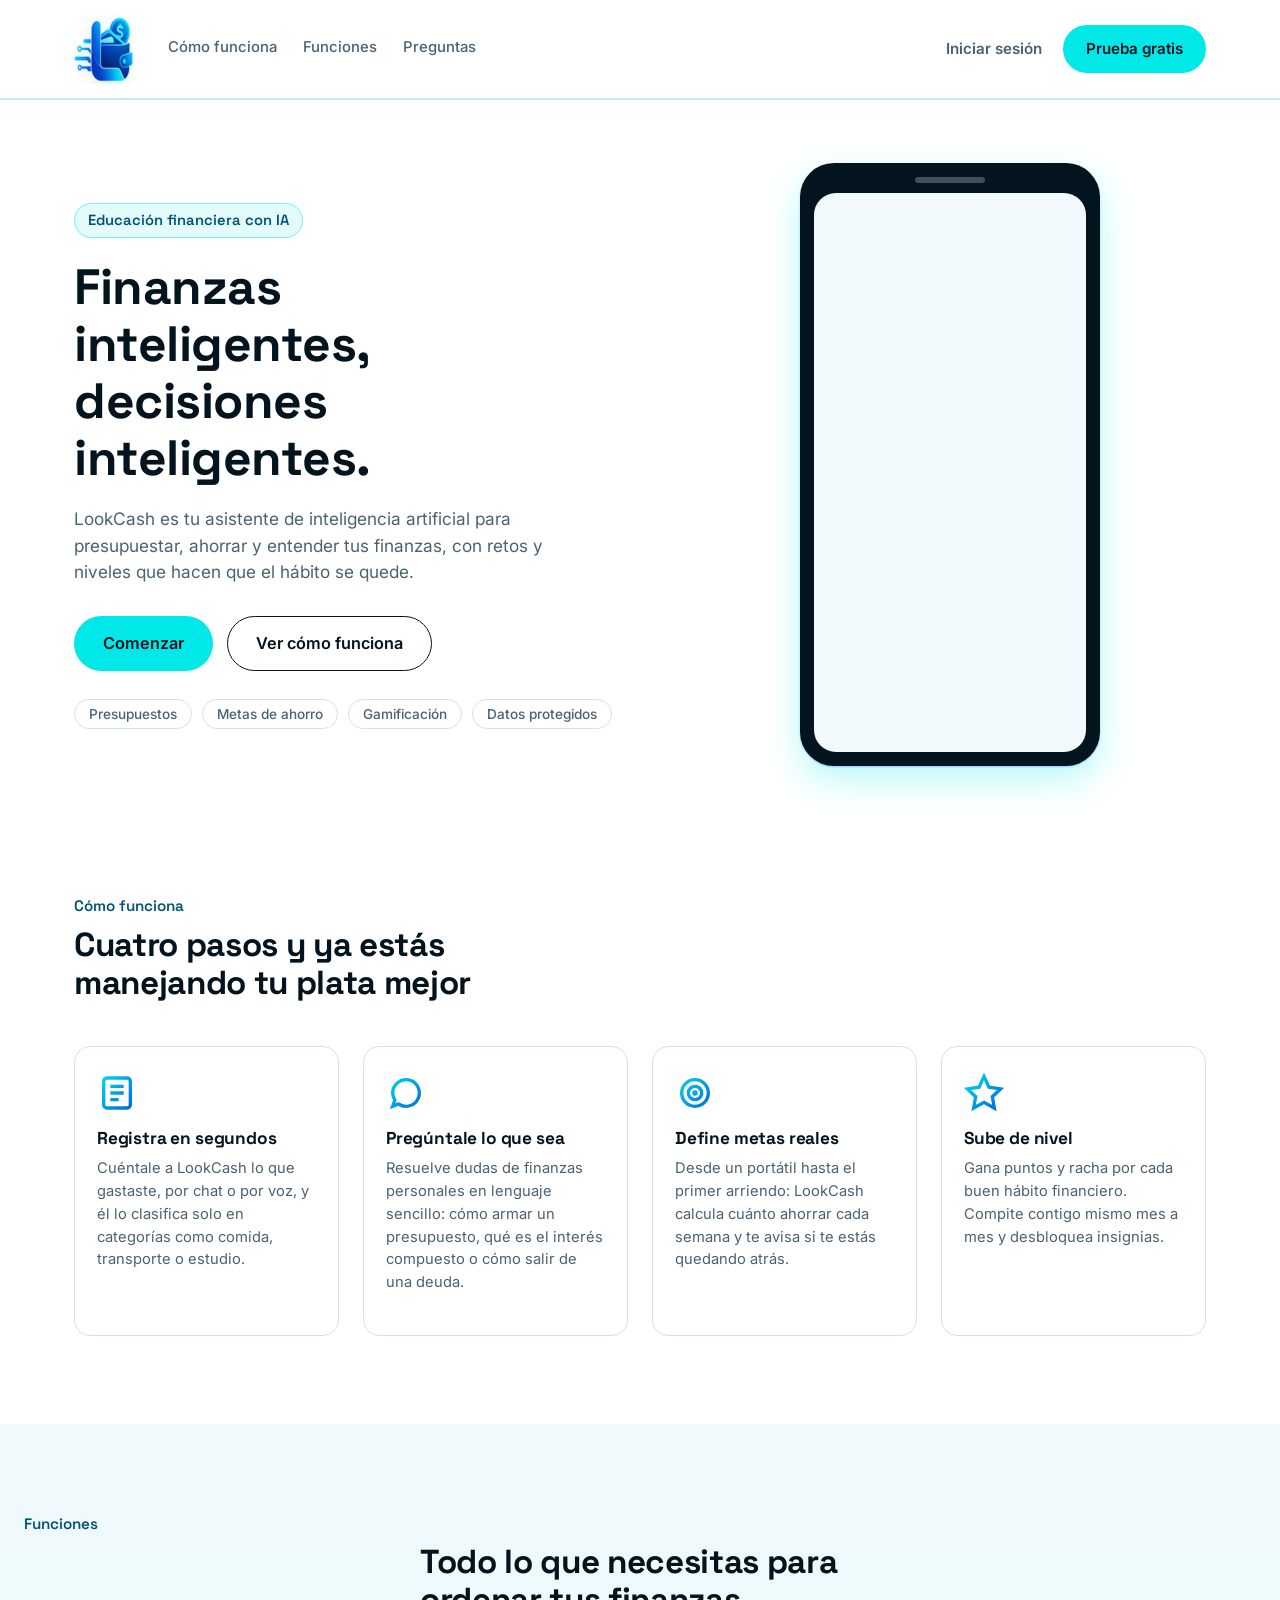
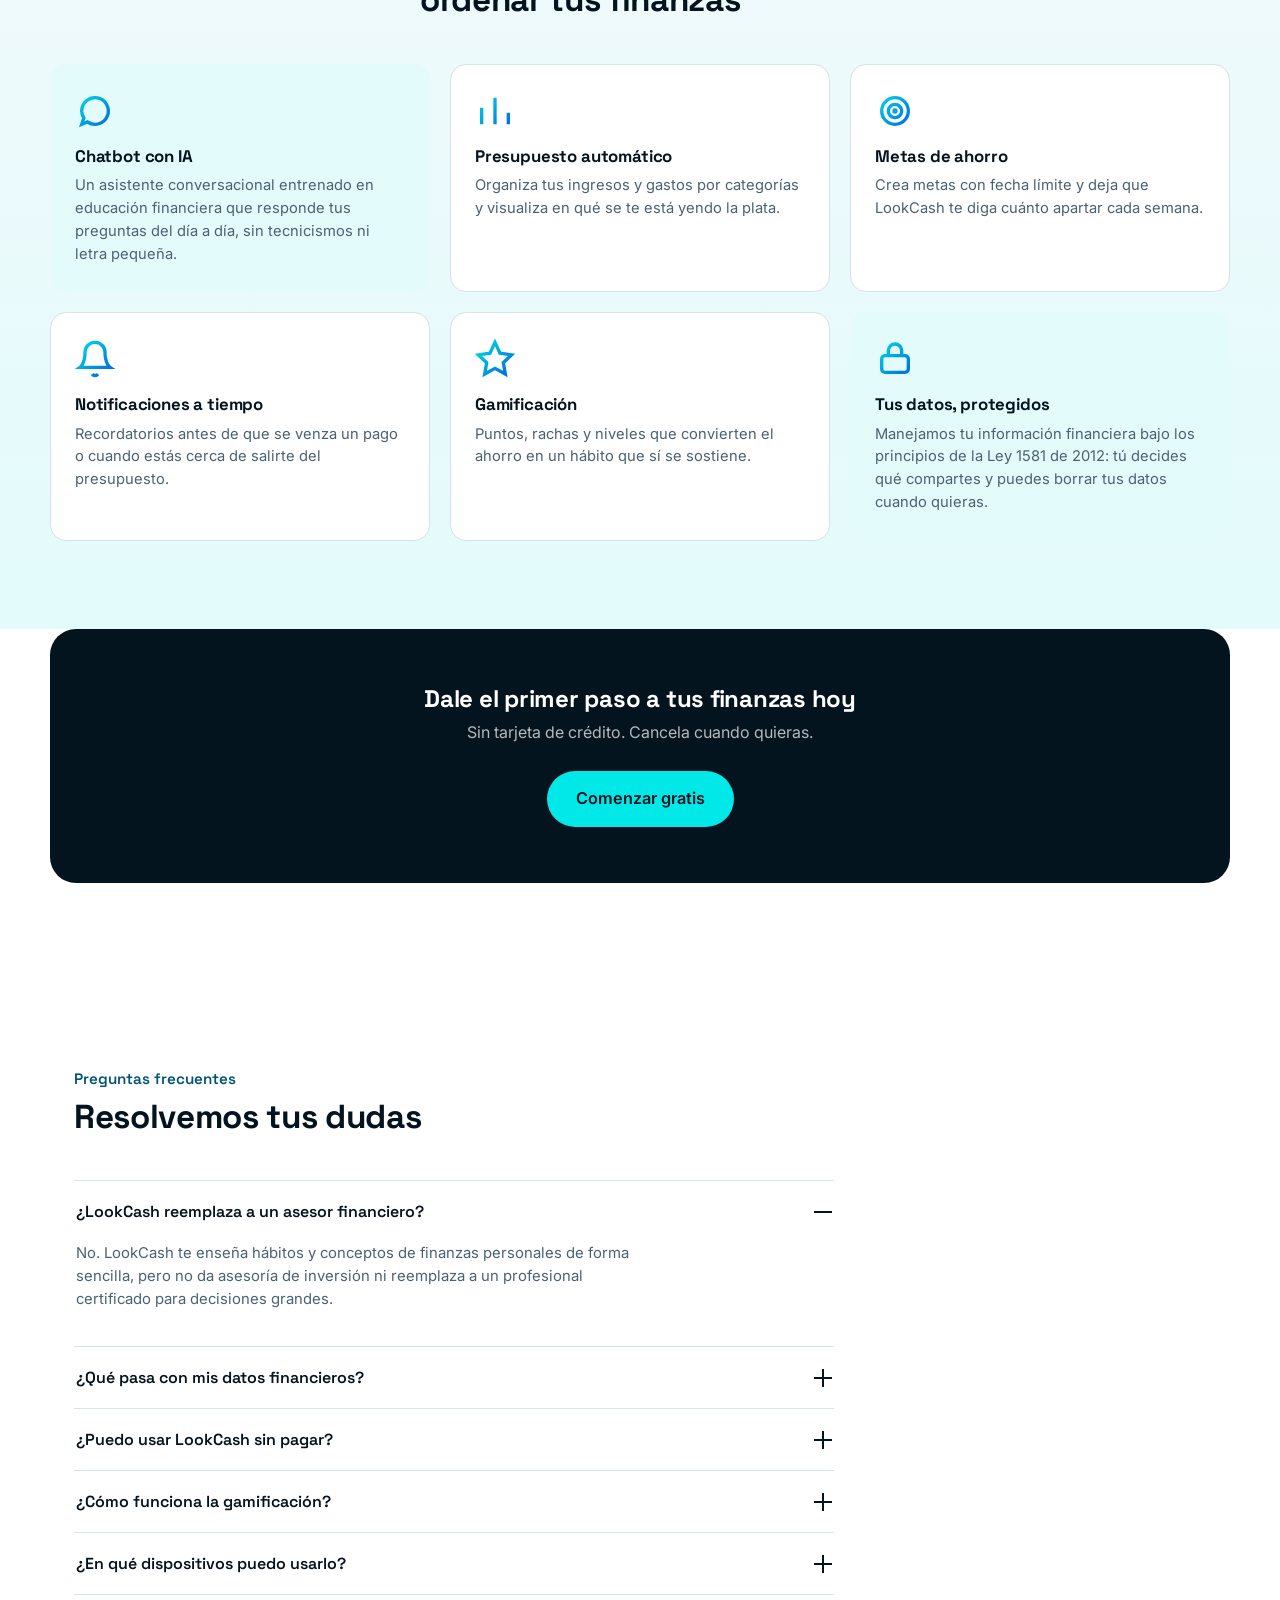
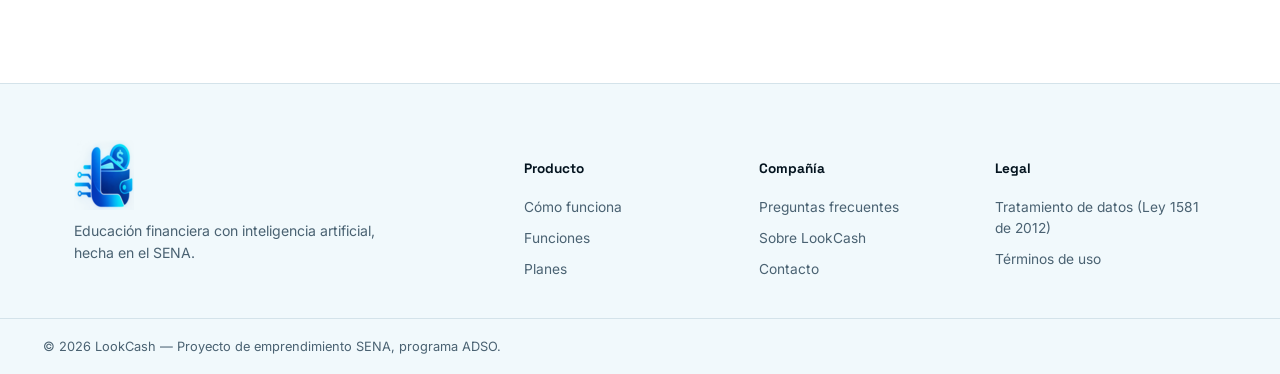
<file: index.html>
<!DOCTYPE html>
<html lang="es">
<head>
<meta charset="UTF-8">
<meta name="viewport" content="width=device-width, initial-scale=1.0">
<title>LookCash — Educación financiera con IA</title>
<meta name="description" content="LookCash es un asistente de inteligencia artificial que te enseña a manejar tu plata: presupuestos, metas de ahorro y hábitos financieros, con gamificación.">
<link rel="preconnect" href="https://fonts.googleapis.com">
<link rel="preconnect" href="https://fonts.gstatic.com" crossorigin>
<link href="https://fonts.googleapis.com/css2?family=Space+Grotesk:wght@500;600;700&family=Inter:wght@400;500;600;700&display=swap" rel="stylesheet">
<link rel="stylesheet" href="styles.css">
</head>
<body>

<a href="#main" class="skip-link">Saltar al contenido principal</a>

<!-- ============ NAV ============ -->
<header class="site-header" id="site-header">
  <div class="header-inner">
    <a href="#main" class="logo">
        <span class="logo-mark" aria-hidden="true">
        <img src="assets/img/logo 1.png" alt="">
    </span>
    </a>

    <nav class="main-nav" aria-label="Navegación principal">
      <a href="#como-funciona">Cómo funciona</a>
      <a href="#funciones">Funciones</a>
      <a href="#faq">Preguntas</a>
    </nav>

    <div class="header-cta" id="headerCta">
      <a href="login.html" class="btn btn-ghost">Iniciar sesión</a>
      <a href="login.html" class="btn btn-primary">Prueba gratis</a>
    </div>

    <button class="nav-toggle" id="navToggle" aria-expanded="false" aria-controls="mobileNav" aria-label="Abrir menú">
      <span></span><span></span><span></span>
    </button>
  </div>

  <nav class="mobile-nav" id="mobileNav" aria-label="Navegación móvil">
    <a href="#como-funciona">Cómo funciona</a>
    <a href="#funciones">Funciones</a>
    <a href="#faq">Preguntas</a>
    <a href="login.html" class="btn btn-primary" style="margin-top:8px;">Prueba gratis</a>
  </nav>
</header>

<main id="main">

  <!-- ============ HERO ============ -->
  <section class="hero">
    <div class="hero-inner">
      <div class="hero-copy">
        <p class="eyebrow">Educación financiera con IA</p>
        <h1>Finanzas inteligentes, decisiones inteligentes.</h1>
        <p class="hero-sub">LookCash es tu asistente de inteligencia artificial para presupuestar, ahorrar y entender tus finanzas, con retos y niveles que hacen que el hábito se quede.</p>
        <div class="hero-actions">
          <a href="login.html" class="btn btn-primary btn-lg">Comenzar</a>
          <a href="#como-funciona" class="btn btn-outline btn-lg">Ver cómo funciona</a>
        </div>
        <ul class="hero-tags">
          <li><a href="#funciones">Presupuestos</a></li>
          <li><a href="#funciones">Metas de ahorro</a></li>
          <li><a href="#funciones">Gamificación</a></li>
          <li><a href="#funciones">Datos protegidos</a></li>
        </ul>
      </div>
      <div class="hero-visual">
        <div class="device-frame">
          <div class="device-notch"></div>
          <div class="device-screen">
            <video class="device-media" autoplay muted loop playsinline>
              <source src="assets/img/SnaCash.mp4" type="video/mp4">
            </video>
          </div>
        </div>
      </div>
    </div>
  </section>

  <!-- ============ CÓMO FUNCIONA ============ -->
  <section class="section" id="como-funciona">
    <p class="section-eyebrow">Cómo funciona</p>
    <h2 class="section-title">Cuatro pasos y ya estás manejando tu plata mejor</h2>

    <div class="steps-grid">
      <article class="step-card">
        <div class="step-icon" data-icon="registro"></div>
        <h3>Registra en segundos</h3>
        <p>Cuéntale a LookCash lo que gastaste, por chat o por voz, y él lo clasifica solo en categorías como comida, transporte o estudio.</p>
      </article>

      <article class="step-card">
        <div class="step-icon" data-icon="chat"></div>
        <h3>Pregúntale lo que sea</h3>
        <p>Resuelve dudas de finanzas personales en lenguaje sencillo: cómo armar un presupuesto, qué es el interés compuesto o cómo salir de una deuda.</p>
      </article>

      <article class="step-card">
        <div class="step-icon" data-icon="meta"></div>
        <h3>Define metas reales</h3>
        <p>Desde un portátil hasta el primer arriendo: LookCash calcula cuánto ahorrar cada semana y te avisa si te estás quedando atrás.</p>
      </article>

      <article class="step-card">
        <div class="step-icon" data-icon="nivel"></div>
        <h3>Sube de nivel</h3>
        <p>Gana puntos y racha por cada buen hábito financiero. Compite contigo mismo mes a mes y desbloquea insignias.</p>
      </article>
    </div>
  </section>

  <!-- ============ FUNCIONES ============ -->
  <section class="section section-tinted" id="funciones">
    <p class="section-eyebrow">Funciones</p>
    <h2 class="section-title">Todo lo que necesitas para ordenar tus finanzas</h2>

    <div class="features-grid">
      <article class="feature-card feature-card--wide">
        <div class="feature-icon" data-icon="chat"></div>
        <h3>Chatbot con IA</h3>
        <p>Un asistente conversacional entrenado en educación financiera que responde tus preguntas del día a día, sin tecnicismos ni letra pequeña.</p>
      </article>

      <article class="feature-card">
        <div class="feature-icon" data-icon="presupuesto"></div>
        <h3>Presupuesto automático</h3>
        <p>Organiza tus ingresos y gastos por categorías y visualiza en qué se te está yendo la plata.</p>
      </article>

      <article class="feature-card">
        <div class="feature-icon" data-icon="meta"></div>
        <h3>Metas de ahorro</h3>
        <p>Crea metas con fecha límite y deja que LookCash te diga cuánto apartar cada semana.</p>
      </article>

      <article class="feature-card">
        <div class="feature-icon" data-icon="notificacion"></div>
        <h3>Notificaciones a tiempo</h3>
        <p>Recordatorios antes de que se venza un pago o cuando estás cerca de salirte del presupuesto.</p>
      </article>

      <article class="feature-card">
        <div class="feature-icon" data-icon="nivel"></div>
        <h3>Gamificación</h3>
        <p>Puntos, rachas y niveles que convierten el ahorro en un hábito que sí se sostiene.</p>
      </article>

      <article class="feature-card feature-card--wide">
        <div class="feature-icon" data-icon="candado"></div>
        <h3>Tus datos, protegidos</h3>
        <p>Manejamos tu información financiera bajo los principios de la Ley 1581 de 2012: tú decides qué compartes y puedes borrar tus datos cuando quieras.</p>
      </article>
    </div>
  </section>

  

  <!-- ============ CTA FINAL ============ -->
  <section class="section cta-band">
    <div class="cta-band-inner">
      <h2>Dale el primer paso a tus finanzas hoy</h2>
      <p>Sin tarjeta de crédito. Cancela cuando quieras.</p>
      <a href="login.html" class="btn btn-primary btn-lg">Comenzar gratis</a>
    </div>
  </section>

  <!-- ============ FAQ ============ -->
  <section class="section" id="faq">
    <p class="section-eyebrow">Preguntas frecuentes</p>
    <h2 class="section-title">Resolvemos tus dudas</h2>

    <div class="accordion">
      <div class="accordion-item is-open">
        <button class="accordion-trigger" aria-expanded="true">
          <span>¿LookCash reemplaza a un asesor financiero?</span>
          <span class="accordion-icon"></span>
        </button>
        <div class="accordion-panel">
          <p>No. LookCash te enseña hábitos y conceptos de finanzas personales de forma sencilla, pero no da asesoría de inversión ni reemplaza a un profesional certificado para decisiones grandes.</p>
        </div>
      </div>

      <div class="accordion-item">
        <button class="accordion-trigger" aria-expanded="false">
          <span>¿Qué pasa con mis datos financieros?</span>
          <span class="accordion-icon"></span>
        </button>
        <div class="accordion-panel">
          <p>Tus datos se tratan conforme a la Ley 1581 de 2012 de protección de datos personales en Colombia. Tú autorizas su uso al registrarte y puedes solicitar su eliminación en cualquier momento.</p>
        </div>
      </div>

      <div class="accordion-item">
        <button class="accordion-trigger" aria-expanded="false">
          <span>¿Puedo usar LookCash sin pagar?</span>
          <span class="accordion-icon"></span>
        </button>
        <div class="accordion-panel">
          <p>Sí, el plan Básico es gratis y te deja registrar gastos y mantener una meta de ahorro activa. Los planes pagos suman metas ilimitadas, reportes y una IA más completa.</p>
        </div>
      </div>

      <div class="accordion-item">
        <button class="accordion-trigger" aria-expanded="false">
          <span>¿Cómo funciona la gamificación?</span>
          <span class="accordion-icon"></span>
        </button>
        <div class="accordion-panel">
          <p>Cada buen hábito —registrar un gasto, cumplir tu meta semanal, no salirte del presupuesto— suma puntos. Con constancia subes de nivel y desbloqueas insignias.</p>
        </div>
      </div>

      <div class="accordion-item">
        <button class="accordion-trigger" aria-expanded="false">
          <span>¿En qué dispositivos puedo usarlo?</span>
          <span class="accordion-icon"></span>
        </button>
        <div class="accordion-panel">
          <p>LookCash funciona desde el navegador, en computador o celular, sin necesidad de instalar nada.</p>
        </div>
      </div>
    </div>
  </section>

</main>

<!-- ============ FOOTER ============ -->
<footer class="site-footer">
  <div class="footer-inner">
    <div class="footer-brand">
      <span class="logo">
       <span class="logo-mark" aria-hidden="true">
        <img src="assets/img/logo 1.png" alt="">
       </span>
      </span>
      <p>Educación financiera con inteligencia artificial, hecha en el SENA.</p>
    </div>

    <div class="footer-links">
      <div>
        <h4>Producto</h4>
        <a href="#como-funciona">Cómo funciona</a>
        <a href="#funciones">Funciones</a>
        <a href="#planes">Planes</a>
      </div>
      <div>
        <h4>Compañía</h4>
        <a href="#faq">Preguntas frecuentes</a>
        <a href="#">Sobre LookCash</a>
        <a href="#">Contacto</a>
      </div>
      <div>
        <h4>Legal</h4>
        <a href="#">Tratamiento de datos (Ley 1581 de 2012)</a>
        <a href="#">Términos de uso</a>
      </div>
    </div>
  </div>

  <div class="footer-bottom">
    <p>© 2026 LookCash — Proyecto de emprendimiento SENA, programa ADSO.</p>
  </div>
</footer>

<script src="auth.js"></script>
<script src="script.js"></script>
</body>
</html>
</file>
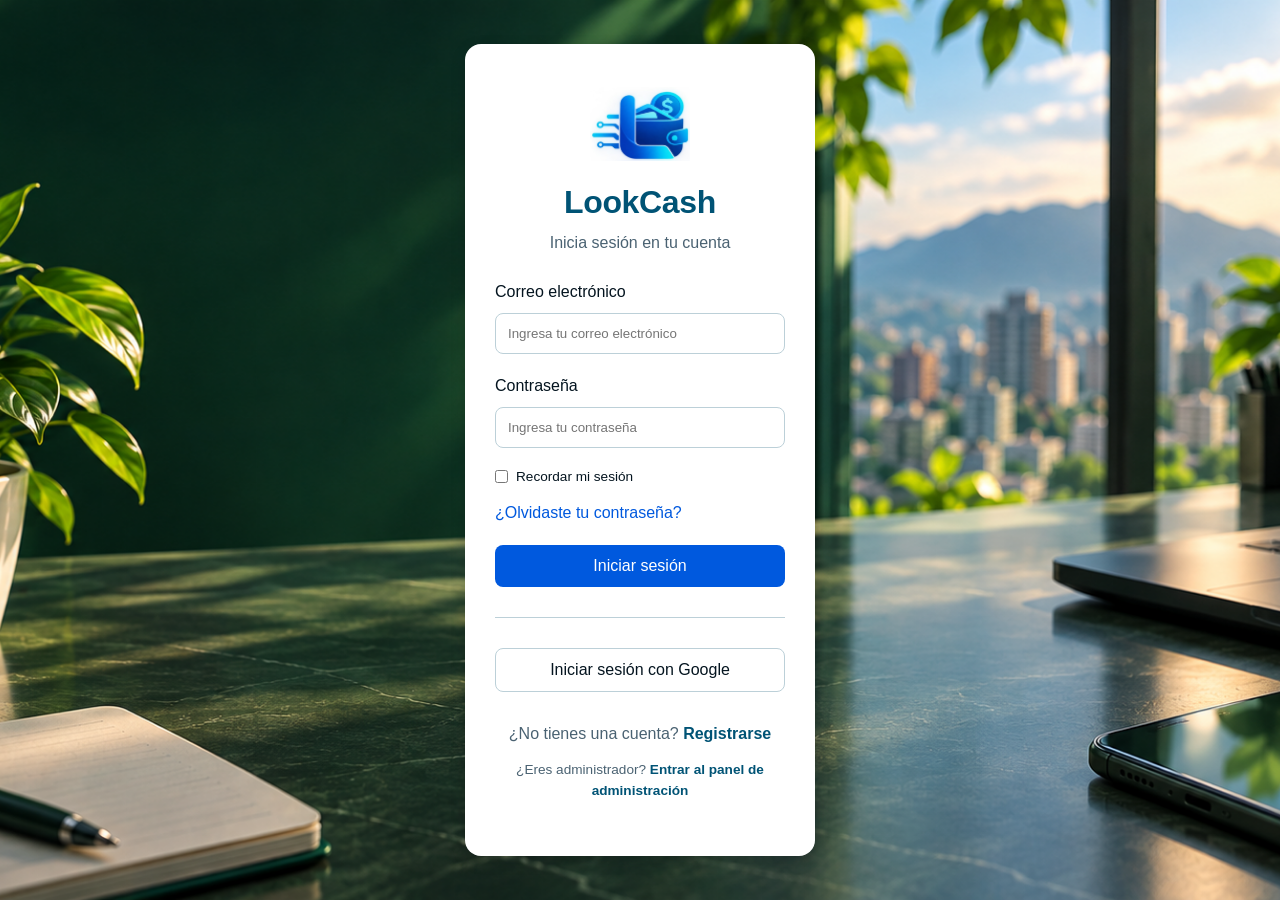
<file: dashboard.html>
<!DOCTYPE html>
<html lang="es">
<head>
<meta charset="UTF-8">
<meta name="viewport" content="width=device-width, initial-scale=1.0">
<title>LookCash — Mi cuenta</title>
<link rel="preconnect" href="https://fonts.googleapis.com">
<link rel="preconnect" href="https://fonts.gstatic.com" crossorigin>
<link href="https://fonts.googleapis.com/css2?family=Space+Grotesk:wght@500;600;700&family=Inter:wght@400;500;600;700&display=swap" rel="stylesheet">
<link rel="stylesheet" href="styles.css">
</head>
<body class="dashboard-page">

  <!-- ============ TOPBAR ============ -->
  <header class="dash-topbar">
    <div class="dash-topbar-inner">
      <a href="dashboard.html" class="logo">
        <span class="logo-mark"><img src="assets/img/logo 1.png" alt=""></span>
        <span class="dash-brand-name">LookCash</span>
      </a>

      <nav class="dash-nav" aria-label="Navegación de la app">
        <a href="#modulos">Módulos</a>
        <a href="#cursos">Cursos</a>
      </nav>

      <div class="dash-user">
        <span class="dash-level-pill" id="dashNivelPill">Nivel 1</span>
        <div class="dash-user-info">
          <strong id="dashNombre">Usuario</strong>
          <a href="#" id="dashCerrarSesion">Cerrar sesión</a>
        </div>
        <div class="avatar" id="dashAvatar">U</div>
      </div>
    </div>
  </header>

  <main class="dash-main">

    <!-- ============ HERO / BIENVENIDA ============ -->
    <section class="dash-hero">
      <div class="dash-hero-copy">
        <p class="dash-hero-eyebrow">Bienvenido de nuevo</p>
        <h1 id="dashSaludo">¡Hola!</h1>
        <p class="dash-hero-frase" id="dashFrase">Cargando tu frase del día...</p>
      </div>

      <div class="dash-hero-stats">
        <div class="dash-stat">
          <span class="dash-stat-value" id="dashStatNivel">1</span>
          <span class="dash-stat-label">Nivel</span>
        </div>
        <div class="dash-stat">
          <span class="dash-stat-value" id="dashStatRacha">0</span>
          <span class="dash-stat-label">Días de racha</span>
        </div>
        <div class="dash-stat">
          <span class="dash-stat-value" id="dashStatPuntos">0</span>
          <span class="dash-stat-label">Puntos</span>
        </div>
      </div>
    </section>

    <!-- ============ MÓDULOS ============ -->
    <section class="dash-section" id="modulos">
      <div class="dash-section-head">
        <h2>Tus módulos</h2>
        <p>Todo lo que necesitas para manejar tu plata, en un solo lugar.</p>
      </div>

      <div class="dash-modules-grid">

        <button class="module-card" type="button" data-modulo="Presupuesto">
          <span class="feature-icon" data-icon="presupuesto"></span>
          <h3>Presupuesto</h3>
          <p>Organiza tus ingresos y gastos por categoría.</p>
        </button>

        <button class="module-card" type="button" data-modulo="Metas de ahorro">
          <span class="feature-icon" data-icon="meta"></span>
          <h3>Metas de ahorro</h3>
          <p>Define una meta y te decimos cuánto ahorrar cada semana.</p>
        </button>

        <button class="module-card" type="button" data-modulo="Retos y niveles">
          <span class="feature-icon" data-icon="nivel"></span>
          <h3>Retos y niveles</h3>
          <p>Gana puntos e insignias por tus buenos hábitos financieros.</p>
        </button>

        <button class="module-card" type="button" data-modulo="Notificaciones">
          <span class="feature-icon" data-icon="notificacion"></span>
          <h3>Notificaciones</h3>
          <p>Recordatorios antes de que se venza un pago importante.</p>
        </button>

        <button class="module-card" type="button" id="abrirLukasDesdeModulo">
          <span class="feature-icon" data-icon="chat"></span>
          <h3>Pregúntale a Lukas</h3>
          <p>Resuelve tus dudas de finanzas personales al instante.</p>
        </button>

        <button class="module-card" type="button" data-modulo="Tus datos protegidos">
          <span class="feature-icon" data-icon="candado"></span>
          <h3>Tus datos protegidos</h3>
          <p>Bajo los principios de la Ley 1581 de 2012.</p>
        </button>

      </div>
    </section>

    <!-- ============ CURSOS / INSTRUCTORES ============ -->
    <section class="dash-section dash-section-tinted" id="cursos">
      <div class="dash-section-head">
        <h2>Cursos y presentaciones de instructores</h2>
        <p>Videos cortos para conocer a quién te va a enseñar y de qué trata cada curso.</p>
      </div>

      <div class="courses-grid" id="coursesGrid">
      </div>
    </section>

  </main>

  <!-- ============ LUKAS — CHATBOT FLOTANTE ============ -->
  <div class="lukas-widget">

    <button class="lukas-fab" id="lukasFab" aria-label="Abrir chat con Lukas" aria-expanded="false">
      <svg viewBox="0 0 64 64" class="lukas-fab-svg" aria-hidden="true">
        <circle cx="32" cy="14" r="3" fill="#fff"/>
        <line x1="32" y1="17" x2="32" y2="22" stroke="#fff" stroke-width="2.5" stroke-linecap="round"/>
        <rect x="12" y="22" width="40" height="32" rx="14" fill="#fff"/>
        <circle cx="24" cy="38" r="4.2" fill="#226300"/>
        <circle cx="40" cy="38" r="4.2" fill="#226300"/>
        <path d="M24 46c2.5 2.6 13.5 2.6 16 0" stroke="#226300" stroke-width="3" stroke-linecap="round" fill="none"/>
      </svg>
    </button>

    <div class="lukas-panel" id="lukasPanel" hidden>

      <div class="lukas-panel-head">
        <div class="lukas-avatar" aria-hidden="true">
          <svg viewBox="0 0 64 64">
            <rect x="12" y="22" width="40" height="32" rx="14" fill="#fff"/>
            <circle cx="24" cy="38" r="4.2" fill="#226300"/>
            <circle cx="40" cy="38" r="4.2" fill="#226300"/>
            <path d="M24 46c2.5 2.6 13.5 2.6 16 0" stroke="#226300" stroke-width="3" stroke-linecap="round" fill="none"/>
          </svg>
        </div>
        <div class="lukas-panel-title">
          <strong>Lukas</strong>
          <span>Tu asistente financiero</span>
        </div>
        <button class="lukas-close" id="lukasClose" aria-label="Cerrar chat">✕</button>
      </div>

      <div class="lukas-messages" id="lukasMessages" aria-live="polite"></div>

      <form class="lukas-input-row" id="lukasForm">
        <input type="text" id="lukasInput" placeholder="Escríbele a Lukas..." autocomplete="off">
        <button type="submit" aria-label="Enviar mensaje">➤</button>
      </form>

    </div>
  </div>

  <script src="auth.js"></script>
  <script src="dashboard.js"></script>
  <script src="lukas.js"></script>
</body>
</html>
</file>
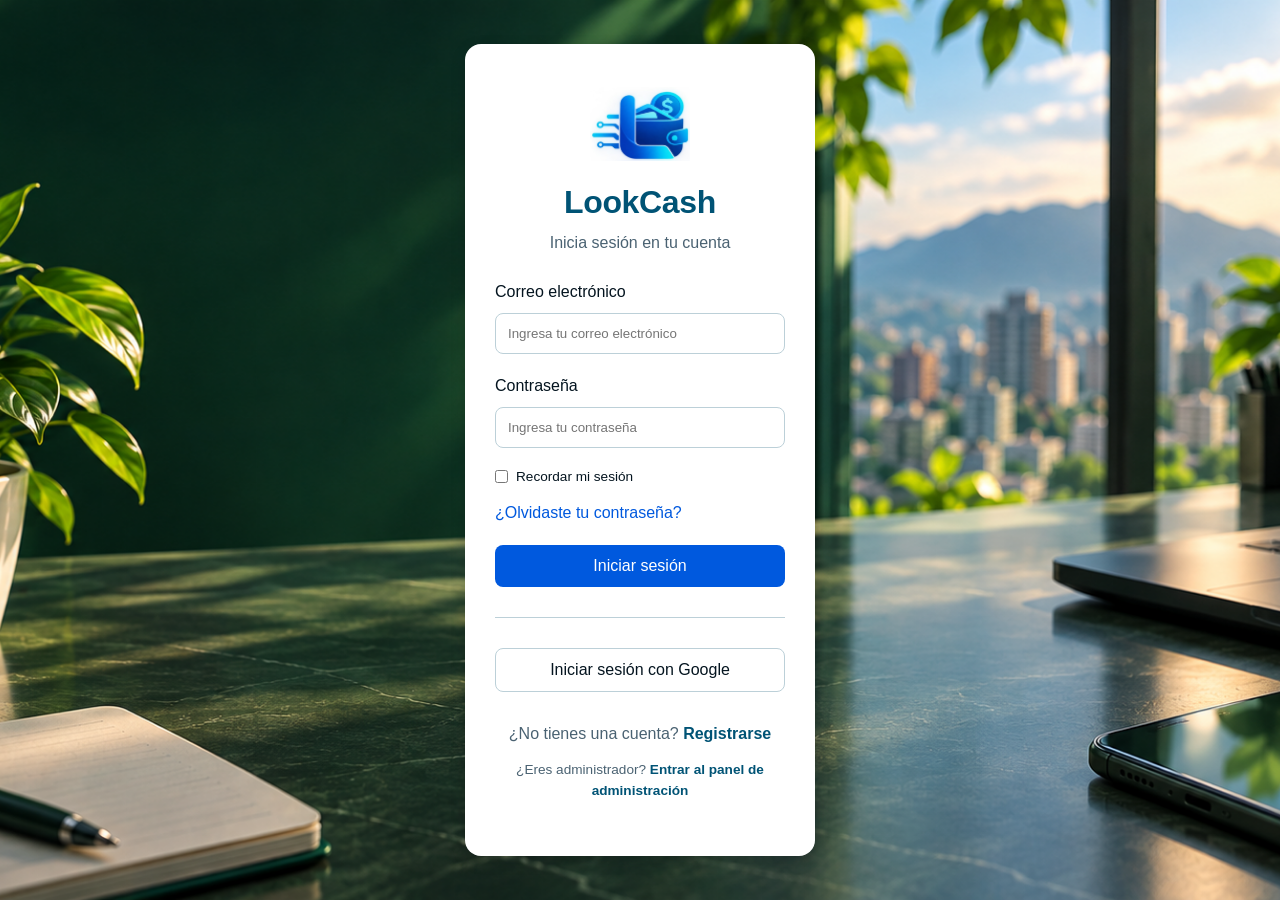
<file: login.html>
<!DOCTYPE html>
<html lang="es">

<head>
    <meta charset="UTF-8">
    <meta name="viewport" content="width=device-width, initial-scale=1.0">

    <title>LookCash - Iniciar sesión</title>

    <link rel="stylesheet" href="styles.css">
</head>

<body class="login-page">

    <main>

        <!-- LOGO -->
        <img src="assets/img/Lookcash.jpg" alt="Logo de LookCash" class="logo">

        <!-- TÍTULO -->
        <h1>LookCash</h1>

        <p>Inicia sesión en tu cuenta</p>

        <!-- FORMULARIO -->
        <form>

            <!-- CORREO -->
            <label for="correo">Correo electrónico</label>

            <input 
                type="email" 
                id="correo" 
                name="correo"
                placeholder="Ingresa tu correo electrónico"
                required
            >

            <!-- CONTRASEÑA -->
            <label for="contrasena">Contraseña</label>

            <input 
                type="password" 
                id="contrasena" 
                name="contrasena"
                placeholder="Ingresa tu contraseña"
                required
            >

            <!-- RECORDAR SESIÓN -->
            <label class="recordar">
                <input 
                    type="checkbox" 
                    id="recordar" 
                    name="recordar"
                >

                <span>Recordar mi sesión</span>
            </label>

            <!-- OLVIDASTE CONTRASEÑA -->
            <a href="#" class="olvidaste">
                ¿Olvidaste tu contraseña?
            </a>

            <!-- BOTÓN INICIAR SESIÓN -->
            <button type="submit">
                Iniciar sesión
            </button>

        </form>

        <!-- SEPARADOR -->
        <hr>

        <!-- GOOGLE -->
        <button type="button" class="google">
            Iniciar sesión con Google
        </button>

        <!-- REGISTRO -->
        <p class="registro">
            ¿No tienes una cuenta?
            <a href="registro.html">Registrarse</a>
        </p>

        <!-- ACCESO ADMINISTRADOR -->
        <p class="admin-link">
            ¿Eres administrador? <a href="admin.html">Entrar al panel de administración</a>
        </p>

    </main>

    <!-- JAVASCRIPT -->
    <script src="auth.js"></script>
    <script src="progra.js"></script>

</body>

</html>
</file>
<file: styles.css>
/* =========================================================
   SENACash — Design tokens
   Paleta tech: azul eléctrico (marca), cian neón (acento/CTA),
   azul petróleo (profundidad) y azul noche (texto/fondos oscuros).
   OJO: los nombres de variable se conservan (--verde, --naranja...)
   para no romper nada, pero ahora guardan los colores nuevos:
     --verde   = azul #0059DE   |  --verde-oscuro  = petróleo #005375
     --naranja = cian #00E8E8   |  --naranja-oscuro = cian hover
   Tipografía: Space Grotesk (títulos) + Inter (cuerpo)
   ========================================================= */

:root{
  --verde:        #0059DE;
  --verde-oscuro: #005375;
  --verde-tint:   #E3FBFB;
  --naranja:      #00E8E8;
  --naranja-oscuro: #00C2D1;

  --tinta:        #04141F;
  --tinta-suave:  #4A6272;
  --gris-borde:   #D4E3EA;
  --fondo:        #FFFFFF;
  --fondo-tinte:  #F1F9FC;

  --font-display: "Space Grotesk", "Segoe UI", sans-serif;
  --font-body:    "Inter", "Segoe UI", sans-serif;

  --radius-sm: 10px;
  --radius-md: 16px;
  --radius-lg: 26px;

  --shadow-card: 0 1px 2px rgba(0,89,222,.30), 0 14px 36px rgba(0,232,232,.28);
  --max-width: 1180px;
}

*{ box-sizing: border-box; }
html{ scroll-behavior: smooth; }

/* Utilidad: usar esta clase en CUALQUIER contenedor de fondo oscuro
   (verde oscuro, negro, degradados oscuros, etc.) para que los
   títulos y párrafos de adentro siempre se vean blancos y hagan
   contraste. Sin esto, las reglas generales de h1/h2/h3/p (más
   abajo) pintan el texto oscuro aunque el fondo también lo sea. */
.on-dark h1, .on-dark h2, .on-dark h3,
.on-dark h4, .on-dark h5, .on-dark h6{
  color: #fff;
}
.on-dark p{ color: rgba(255,255,255,.85); }

body{
  margin:0;
  font-family: var(--font-body);
  color: var(--tinta);
  background: var(--fondo);
  line-height: 1.55;
  -webkit-font-smoothing: antialiased;
}

h1,h2,h3{
  font-family: var(--font-display);
  color: var(--tinta);
  margin: 0 0 .5em;
  line-height: 1.15;
  letter-spacing: -0.01em;
}

p{ margin: 0 0 1em; color: var(--tinta-suave); max-width: 62ch; }

a{ color: inherit; text-decoration: none; }

img,svg{ display:block; max-width:100%; }

.skip-link{
  position:absolute; left:-999px; top:auto;
  background: var(--verde); color:#fff; padding: 12px 18px;
  border-radius: 0 0 8px 0; z-index: 200;
}
.skip-link:focus{ left:0; top:0; }

:focus-visible{
  outline: 3px solid var(--verde);
  outline-offset: 2px;
}

/* ---------- Buttons ---------- */
.btn{
  display:inline-flex; align-items:center; justify-content:center;
  font-family: var(--font-body); font-weight: 600; font-size: .95rem;
  padding: 11px 22px; border-radius: 999px;
  border: 1.5px solid transparent;
  cursor:pointer; transition: transform .15s ease, background .15s ease, border-color .15s ease;
  white-space: nowrap;
}
.btn:hover{ transform: translateY(-1px); }
.btn-primary{ background: var(--naranja); color: var(--tinta); }
.btn-primary:hover{ background: var(--naranja-oscuro); box-shadow: 0 6px 20px rgba(0,232,232,.45); }
.btn-outline{ background: transparent; border-color: var(--tinta); color: var(--tinta); }
.btn-outline:hover{ border-color: var(--verde); color: var(--verde); }
.btn-ghost{ background: transparent; color: var(--tinta-suave); padding: 11px 14px; }
.btn-ghost:hover{ color: var(--tinta); }
.btn-lg{ padding: 14px 28px; font-size: 1.02rem; }
.btn-block{ display:flex; width:100%; margin: 18px 0; }

/* ---------- Header ---------- */
.site-header{
  position: sticky; top:0; z-index: 100;
  background: rgba(255,255,255,.92);
  backdrop-filter: blur(10px);
  border-bottom: 1px solid var(--gris-borde);
}
.header-inner{
  max-width: var(--max-width); margin:0 auto;
  display:flex; align-items:center; gap: 28px;
  padding: 14px 24px;
}
.logo{
  display:flex; align-items:center; gap:8px;
  font-family: var(--font-display); font-weight: 700; font-size: 1.15rem;
  color: var(--tinta); margin-right: 4px;
}
.logo-mark{ color: var(--verde); display:flex; }

.main-nav{ display:flex; gap: 22px; margin-right:auto; }
.main-nav a{
  font-size: .93rem; font-weight: 500; color: var(--tinta-suave);
  padding: 6px 2px; border-bottom: 2px solid transparent;
}
.main-nav a:hover{ color: var(--tinta); border-color: var(--verde); }

.header-cta{ display:flex; align-items:center; gap: 6px; }

.user-greeting{
  font-size: .9rem;
  font-weight: 600;
  color: var(--tinta);
  margin-right: 4px;
  white-space: nowrap;
}

.nav-toggle{
  display:none; flex-direction:column; justify-content:center; gap:5px;
  width: 38px; height:38px; border:none; background:transparent; cursor:pointer;
}
.nav-toggle span{ display:block; height:2px; background: var(--tinta); border-radius: 2px; }

.mobile-nav{
  display:none; flex-direction:column; gap: 4px;
  padding: 6px 24px 18px;
  border-top: 1px solid var(--gris-borde);
}
.mobile-nav a{ padding: 10px 0; font-weight: 500; }

/* ---------- Layout helpers ---------- */
.section{
  max-width: var(--max-width); margin: 0 auto;
  padding: 88px 24px;
}
.section-tinted{
  max-width: none; background: var(--fondo-tinte);
}
.section-tinted > *{ max-width: var(--max-width); margin-left:auto; margin-right:auto; }

.section-eyebrow{
  font-family: var(--font-display); font-weight: 600; font-size: .95rem;
  color: var(--verde-oscuro); margin: 0 0 8px;
}
.section-title{
  font-size: clamp(1.7rem, 2.6vw, 2.35rem);
  max-width: 20ch;
  margin-bottom: 44px;
}

/* ---------- Hero ---------- */
.hero{
  max-width: var(--max-width); margin: 0 auto;
  padding: 64px 24px 40px;
}
.hero-inner{
  display:grid; grid-template-columns: 1.05fr 0.95fr;
  gap: 56px; align-items:center;
}
.eyebrow{
  display:inline-flex; align-items:center;
  font-family: var(--font-display); font-weight: 600; font-size: .92rem;
  color: var(--verde-oscuro); background: var(--verde-tint);
  padding: 6px 14px; border-radius: 999px; margin-bottom: 20px;
}
.hero h1{
  font-size: clamp(2.1rem, 4vw, 3.1rem);
  max-width: 14ch;
  margin-bottom: 20px;
}
.hero-sub{ font-size: 1.08rem; max-width: 46ch; margin-bottom: 30px; }
.hero-actions{ display:flex; gap: 14px; flex-wrap:wrap; margin-bottom: 30px; }

.hero-tags{ list-style:none; margin:0; padding:0; display:flex; gap:10px; flex-wrap:wrap; }
.hero-tags a{
  font-size: .85rem; font-weight: 500; color: var(--tinta-suave);
  border: 1px solid var(--gris-borde); border-radius: 999px; padding: 6px 14px;
}
.hero-tags a:hover{ border-color: var(--verde); color: var(--verde-oscuro); }

/* --- device mockup (imagen o video) --- */
.hero-visual{ display:flex; justify-content:center; }

.device-frame{
  width: 300px;
  background: var(--tinta);
  border-radius: 34px;
  padding: 14px;
  box-shadow: var(--shadow-card);
}
.device-notch{
  width: 70px; height: 6px; background: rgba(255,255,255,.25);
  border-radius: 4px; margin: 0 auto 10px;
}
.device-screen{
  background: var(--fondo-tinte);
  border-radius: 22px;
  overflow: hidden;
  aspect-ratio: 9 / 18.5; /* proporción típica de pantalla de celular */
}
.device-media{
  width: 100%;
  height: 100%;
  object-fit: cover; /* la imagen o el video siempre llenan la pantalla */
  display: block;
}

/* ---------- Steps ---------- */
.steps-grid{
  display:grid; grid-template-columns: repeat(4, 1fr); gap: 24px;
}
.step-card{
  border: 1px solid var(--gris-borde); border-radius: var(--radius-md);
  padding: 26px 22px; background: var(--fondo);
}
.step-card h3{ font-size: 1.08rem; margin-bottom: 8px; }
.step-card p{ font-size: .92rem; }

.step-icon, .feature-icon{
  width: 40px; height: 40px; margin-bottom: 16px;
  background: linear-gradient(135deg, var(--naranja), var(--verde));
  -webkit-mask-repeat: no-repeat; mask-repeat: no-repeat;
  -webkit-mask-position: center; mask-position: center;
  -webkit-mask-size: contain; mask-size: contain;
}
.step-icon[data-icon="registro"], .feature-icon[data-icon="registro"]{
  -webkit-mask-image: url('data:image/svg+xml;utf8,<svg xmlns="http://www.w3.org/2000/svg" viewBox="0 0 24 24" fill="none" stroke="black" stroke-width="2"><rect x="4" y="3" width="16" height="18" rx="2"/><path d="M8 8h8M8 12h8M8 16h5"/></svg>');
  mask-image: url('data:image/svg+xml;utf8,<svg xmlns="http://www.w3.org/2000/svg" viewBox="0 0 24 24" fill="none" stroke="black" stroke-width="2"><rect x="4" y="3" width="16" height="18" rx="2"/><path d="M8 8h8M8 12h8M8 16h5"/></svg>');
}
.step-icon[data-icon="chat"], .feature-icon[data-icon="chat"]{
  -webkit-mask-image: url('data:image/svg+xml;utf8,<svg xmlns="http://www.w3.org/2000/svg" viewBox="0 0 24 24" fill="none" stroke="black" stroke-width="2"><path d="M4 12a8 8 0 1 1 3.5 6.6L4 20l1.3-3.8A7.96 7.96 0 0 1 4 12Z"/></svg>');
  mask-image: url('data:image/svg+xml;utf8,<svg xmlns="http://www.w3.org/2000/svg" viewBox="0 0 24 24" fill="none" stroke="black" stroke-width="2"><path d="M4 12a8 8 0 1 1 3.5 6.6L4 20l1.3-3.8A7.96 7.96 0 0 1 4 12Z"/></svg>');
}
.step-icon[data-icon="meta"], .feature-icon[data-icon="meta"]{
  -webkit-mask-image: url('data:image/svg+xml;utf8,<svg xmlns="http://www.w3.org/2000/svg" viewBox="0 0 24 24" fill="none" stroke="black" stroke-width="2"><circle cx="12" cy="12" r="8"/><circle cx="12" cy="12" r="4"/><circle cx="12" cy="12" r="0.6" fill="black"/></svg>');
  mask-image: url('data:image/svg+xml;utf8,<svg xmlns="http://www.w3.org/2000/svg" viewBox="0 0 24 24" fill="none" stroke="black" stroke-width="2"><circle cx="12" cy="12" r="8"/><circle cx="12" cy="12" r="4"/><circle cx="12" cy="12" r="0.6" fill="black"/></svg>');
}
.step-icon[data-icon="nivel"], .feature-icon[data-icon="nivel"]{
  -webkit-mask-image: url('data:image/svg+xml;utf8,<svg xmlns="http://www.w3.org/2000/svg" viewBox="0 0 24 24" fill="none" stroke="black" stroke-width="2"><path d="M12 2 15 8.5 22 9.5 17 14.2 18.2 21 12 17.6 5.8 21 7 14.2 2 9.5 9 8.5 12 2Z"/></svg>');
  mask-image: url('data:image/svg+xml;utf8,<svg xmlns="http://www.w3.org/2000/svg" viewBox="0 0 24 24" fill="none" stroke="black" stroke-width="2"><path d="M12 2 15 8.5 22 9.5 17 14.2 18.2 21 12 17.6 5.8 21 7 14.2 2 9.5 9 8.5 12 2Z"/></svg>');
}
.feature-icon[data-icon="presupuesto"]{
  -webkit-mask-image: url('data:image/svg+xml;utf8,<svg xmlns="http://www.w3.org/2000/svg" viewBox="0 0 24 24" fill="none" stroke="black" stroke-width="2"><path d="M4 20V10M12 20V4M20 20v-7"/></svg>');
  mask-image: url('data:image/svg+xml;utf8,<svg xmlns="http://www.w3.org/2000/svg" viewBox="0 0 24 24" fill="none" stroke="black" stroke-width="2"><path d="M4 20V10M12 20V4M20 20v-7"/></svg>');
}
.feature-icon[data-icon="notificacion"]{
  -webkit-mask-image: url('data:image/svg+xml;utf8,<svg xmlns="http://www.w3.org/2000/svg" viewBox="0 0 24 24" fill="none" stroke="black" stroke-width="2"><path d="M18 8a6 6 0 1 0-12 0c0 7-3 9-3 9h18s-3-2-3-9"/><path d="M13.7 21a2 2 0 0 1-3.4 0"/></svg>');
  mask-image: url('data:image/svg+xml;utf8,<svg xmlns="http://www.w3.org/2000/svg" viewBox="0 0 24 24" fill="none" stroke="black" stroke-width="2"><path d="M18 8a6 6 0 1 0-12 0c0 7-3 9-3 9h18s-3-2-3-9"/><path d="M13.7 21a2 2 0 0 1-3.4 0"/></svg>');
}
.feature-icon[data-icon="candado"]{
  -webkit-mask-image: url('data:image/svg+xml;utf8,<svg xmlns="http://www.w3.org/2000/svg" viewBox="0 0 24 24" fill="none" stroke="black" stroke-width="2"><rect x="4" y="10" width="16" height="10" rx="2"/><path d="M8 10V7a4 4 0 0 1 8 0v3"/></svg>');
  mask-image: url('data:image/svg+xml;utf8,<svg xmlns="http://www.w3.org/2000/svg" viewBox="0 0 24 24" fill="none" stroke="black" stroke-width="2"><rect x="4" y="10" width="16" height="10" rx="2"/><path d="M8 10V7a4 4 0 0 1 8 0v3"/></svg>');
}

/* ---------- Features grid ---------- */
.features-grid{
  display:grid; grid-template-columns: repeat(3, 1fr); gap: 20px;
}
.feature-card{
  background: var(--fondo); border: 1px solid var(--gris-borde);
  border-radius: var(--radius-md); padding: 26px 24px;
}
.feature-card--wide{ grid-column: span 1; background: var(--verde-tint); border-color: transparent; }
.feature-card h3{ font-size: 1.05rem; margin-bottom: 8px; }
.feature-card p{ font-size: .92rem; margin-bottom:0; }

/* ---------- Plans ---------- */
.plan-tabs{
  display:inline-flex; background: var(--fondo-tinte);
  border-radius: 999px; padding: 4px; margin-bottom: 40px;
}
.plan-tab{
  border:none; background: transparent; cursor:pointer;
  font-family: var(--font-body); font-weight: 600; font-size: .88rem;
  padding: 9px 20px; border-radius: 999px; color: var(--tinta-suave);
}
.plan-tab.is-active{ background: var(--fondo); color: var(--tinta); box-shadow: var(--shadow-card); }

.plans-grid{
  display:grid; grid-template-columns: repeat(3, 1fr); gap: 22px;
}
.plan-card{
  position:relative;
  border: 1px solid var(--gris-borde); border-radius: var(--radius-lg);
  padding: 30px 26px; background: var(--fondo);
}
.plan-card--highlight{
  border-color: var(--verde); box-shadow: var(--shadow-card);
}
.plan-badge{
  position:absolute; top:-13px; left: 26px;
  background: var(--verde); color:#fff; font-size:.72rem; font-weight:700;
  padding: 4px 12px; border-radius: 999px;
}
.plan-card h3{ font-size: 1.15rem; margin-bottom: 4px; }
.plan-price{ font-family: var(--font-display); font-size: 1.8rem; font-weight:700; color: var(--tinta); margin-bottom: 4px; }
.plan-price span{ font-family: var(--font-body); font-size: .8rem; font-weight:500; color: var(--tinta-suave); }
.plan-features{ list-style:none; margin:0; padding:0; display:flex; flex-direction:column; gap:10px; }
.plan-features li{ font-size: .88rem; color: var(--tinta-suave); padding-left: 24px; position:relative; }
.plan-features li::before{
  content:""; position:absolute; left:0; top:.35em; width:14px; height:14px;
  background-color: var(--verde);
  -webkit-mask-image: url('data:image/svg+xml;utf8,<svg xmlns="http://www.w3.org/2000/svg" viewBox="0 0 24 24" fill="none" stroke="black" stroke-width="3"><path d="M4 12l5 5L20 6"/></svg>');
  mask-image: url('data:image/svg+xml;utf8,<svg xmlns="http://www.w3.org/2000/svg" viewBox="0 0 24 24" fill="none" stroke="black" stroke-width="3"><path d="M4 12l5 5L20 6"/></svg>');
  -webkit-mask-repeat: no-repeat; mask-repeat: no-repeat;
  -webkit-mask-size: contain; mask-size: contain;
}

/* ---------- CTA band ---------- */
.cta-band{ max-width: none; padding: 0 24px 96px; }
.cta-band-inner{
  max-width: var(--max-width); margin: 0 auto;
  background: var(--tinta); color:#fff;
  border-radius: var(--radius-lg);
  padding: 56px 40px; text-align:center;
  display:flex; flex-direction:column; align-items:center; gap: 6px;
}
.cta-band-inner h2{ color:#fff; margin-bottom:2px; }
.cta-band-inner p{ color: rgba(255,255,255,.7); margin-bottom: 20px; }

/* ---------- FAQ ---------- */
.accordion{ border-top: 1px solid var(--gris-borde); max-width: 760px; }
.accordion-item{ border-bottom: 1px solid var(--gris-borde); }
.accordion-trigger{
  width:100%; display:flex; align-items:center; justify-content:space-between;
  gap: 20px; background:none; border:none; cursor:pointer;
  padding: 20px 2px; font-family: var(--font-display); font-size: 1rem; font-weight:600;
  color: var(--tinta); text-align:left;
}
.accordion-icon{
  flex-shrink:0; width: 18px; height:18px; position:relative;
}
.accordion-icon::before, .accordion-icon::after{
  content:""; position:absolute; background: var(--tinta);
  top:50%; left:50%; transform: translate(-50%,-50%);
}
.accordion-icon::before{ width: 100%; height: 2px; }
.accordion-icon::after{ width: 2px; height: 100%; transition: transform .2s ease; }
.accordion-item.is-open .accordion-icon::after{ transform: translate(-50%,-50%) rotate(90deg); opacity:0; }

.accordion-panel{
  max-height:0; overflow:hidden; transition: max-height .25s ease;
}
.accordion-item.is-open .accordion-panel{ max-height: 240px; }
.accordion-panel p{ padding: 0 2px 20px; font-size: .93rem; }

/* ---------- Footer ---------- */
.site-footer{ background: var(--fondo-tinte); border-top: 1px solid var(--gris-borde); }
.footer-inner{
  max-width: var(--max-width); margin:0 auto; padding: 56px 24px 32px;
  display:grid; grid-template-columns: 1.2fr 2fr; gap: 40px;
}
.footer-brand p{ font-size: .88rem; margin-top: 10px; max-width: 34ch; }
.footer-links{ display:grid; grid-template-columns: repeat(3,1fr); gap: 24px; }
.footer-links h4{ font-family: var(--font-display); font-size: .85rem; margin-bottom: 12px; }
.footer-links a{ display:block; font-size: .86rem; color: var(--tinta-suave); padding: 5px 0; }
.footer-links a:hover{ color: var(--verde-oscuro); }
.footer-bottom{
  border-top: 1px solid var(--gris-borde);
  padding: 18px 24px; text-align:center;
}
.footer-bottom p{ font-size: .8rem; margin:0; color: var(--tinta-suave); }

/* ---------- Responsive ---------- */
@media (max-width: 900px){
  .main-nav, .header-cta{ display:none; }
  .nav-toggle{ display:flex; margin-left:auto; }
  .site-header.is-open .mobile-nav{ display:flex; }

  .hero-inner{ grid-template-columns: 1fr; }
  .hero-visual{ order:-1; }
  .steps-grid, .features-grid, .plans-grid{ grid-template-columns: 1fr 1fr; }
  .footer-inner{ grid-template-columns: 1fr; }
}
@media (max-width: 620px){
  .steps-grid, .features-grid, .plans-grid{ grid-template-columns: 1fr; }
  .footer-links{ grid-template-columns: 1fr 1fr; }
  .phone{ width: 100%; max-width: 320px; }
}

@media (prefers-reduced-motion: reduce){
  html{ scroll-behavior:auto; }
  .btn, .accordion-panel, .accordion-icon::after{ transition:none; }
}
/* =========================================================
   LOGIN — todo escopado bajo .login-page para no afectar
   el resto del sitio (index.html, admin.html, etc.)
   ========================================================= */

/* FONDO DE LA PÁGINA */

html:has(body.login-page),
body.login-page {
    width: 100%;
    height: 100%;
    margin: 0;
    padding: 0;
}

body.login-page {
    background-image: url("assets/img/sena_fondo.png");
    background-size: cover;
    background-position: center;
    background-repeat: no-repeat;

    font-family: var(--font-body);

    /* position:fixed + inset:0 asegura que la tarjeta quede
       centrada en toda la ventana sin importar el ancho del
       body o del contenido de alrededor */
    position: fixed;
    inset: 0;

    display: flex;
    justify-content: center;
    align-items: center;

    overflow-y: auto;
}


/* TARJETA */

.login-page main {
    background-color: white;

    width: 350px;
    max-width: calc(100vw - 32px);

    padding: 30px;

    border-radius: var(--radius-md);

    box-shadow: 0 5px 15px rgba(0, 0, 0, 0.15);

    box-sizing: border-box;
}


/* LOGO */

.login-page .logo {

    width: 100px;
    height: 100px;
    object-fit: contain;
    display: block;
    margin: 0 auto 10px;

}


/* TÍTULO */

.login-page h1 {
    text-align: center;

    color: var(--verde-oscuro);

    margin-bottom: 10px;
}


/* TEXTO DEBAJO DEL TÍTULO */

.login-page main > p {
    text-align: center;

    color: var(--tinta-suave);

    margin-bottom: 25px;
}


/* ETIQUETAS */

.login-page label {
    display: block;

    margin-bottom: 8px;
}


/* CAMPOS DE CORREO Y CONTRASEÑA */

.login-page input[type="email"],
.login-page input[type="password"] {

    width: 100%;

    padding: 12px;

    border: 1px solid #BCD0D8;

    border-radius: 8px;

    box-sizing: border-box;

    margin-bottom: 20px;
}


/* RECORDAR SESIÓN */

.login-page .recordar {

    display: flex;

    align-items: center;

    gap: 8px;

    margin-bottom: 15px;
}


/* CHECKBOX */

.login-page .recordar input {

    width: auto;

    padding: 0;

    margin: 0;
}


/* ENLACE OLVIDASTE CONTRASEÑA */

.login-page .olvidaste {

    display: block;

    margin-bottom: 20px;

    color: var(--verde);
}


/* BOTONES */

.login-page button {

    width: 100%;

    padding: 12px;

    border: none;

    border-radius: 8px;

    background-color: var(--verde);

    color: white;

    font-size: 16px;

    cursor: pointer;
}

.login-page button:hover {
    background-color: var(--verde-oscuro);
}


/* SEPARADOR */

.login-page hr {

    margin: 30px 0;

    border: none;

    border-top: 1px solid #BCD0D8;
}


/* BOTÓN GOOGLE */

.login-page .google {

    background-color: white;

    color: var(--tinta);

    border: 1px solid #BCD0D8;
}

.login-page .google:disabled {
    opacity: .7;
    cursor: wait;
}

.login-page .recordar span {
    font-size: .85rem;
    line-height: 1.3;
}


/* REGISTRO */

.login-page .registro {

    margin-top: 30px;

    margin-bottom: 0;

    text-align: center;
}

.login-page .registro a,
.login-page .admin-link a {
    color: var(--verde-oscuro);
    font-weight: 600;
}

/* ENLACE DE ACCESO ADMIN */

.login-page .admin-link {
    text-align: center;
    margin-top: 12px;
    font-size: .85rem;
    color: var(--tinta-suave);
}
/* =========================================================
   ADMIN — panel de administración, escopado bajo .admin-page
   ========================================================= */

body.admin-page{
  margin:0;
  background: var(--fondo-tinte);
  font-family: var(--font-body);
  color: var(--tinta);
  min-height: 100vh;
}

.admin-shell{
  display:flex;
  min-height:100vh;
}

/* ---------- Sidebar ---------- */
.admin-sidebar{
  width: 250px;
  flex-shrink:0;
  background: var(--tinta);
  color:#fff;
  display:flex;
  flex-direction:column;
  padding: 22px 18px;
  position: sticky;
  top:0;
  height:100vh;
  transition: transform .2s ease;
}

.admin-sidebar .logo-mark{
  width:34px; height:34px; display:inline-flex;
  align-items:center; justify-content:center;
  background:#fff; border-radius: 10px; padding:4px;
}
.admin-sidebar .logo-mark img{ width:100%; }

.admin-brand{
  display:flex; align-items:center; gap:10px;
  margin-bottom: 30px;
}
.admin-brand span.name{
  font-family: var(--font-display);
  font-weight:700; font-size:1.05rem;
}
.admin-brand span.tag{
  display:block; font-size:.7rem; color:#7F98A5; font-weight:500;
}

.admin-nav{
  display:flex; flex-direction:column; gap:4px;
  flex:1;
}
.admin-nav a{
  display:flex; align-items:center; gap:10px;
  padding: 11px 12px;
  border-radius: var(--radius-sm);
  color:#BCD0D8;
  font-size:.92rem; font-weight:500;
  transition: background .15s ease, color .15s ease;
}
.admin-nav a .dot{
  width:7px; height:7px; border-radius:50%;
  background: currentColor; opacity:.5; flex-shrink:0;
}
.admin-nav a:hover{ background: rgba(255,255,255,.06); color:#fff; }
.admin-nav a.is-active{
  background: var(--verde);
  color:#fff;
}
.admin-nav a.is-active .dot{ background:#fff; opacity:1; }

.admin-sidebar-foot{
  border-top: 1px solid rgba(255,255,255,.1);
  padding-top: 14px;
  margin-top: 14px;
}
.admin-sidebar-foot a{
  display:flex; align-items:center; gap:8px;
  color: var(--naranja); font-size:.88rem; font-weight:600;
}

/* ---------- Main area ---------- */
.admin-main{
  flex:1;
  min-width:0;
}

.admin-topbar{
  display:flex; align-items:center; justify-content:space-between;
  gap: 16px;
  padding: 18px 28px;
  background:#fff;
  border-bottom: 1px solid var(--gris-borde);
  position: sticky; top:0; z-index:5;
}
.admin-topbar h1{
  font-size: 1.25rem;
  margin:0;
}
.admin-topbar p{
  margin:2px 0 0; font-size:.85rem;
}

.admin-menu-toggle{
  display:none;
  background:none; border:none; cursor:pointer;
  width:38px; height:38px; border-radius:8px;
  align-items:center; justify-content:center;
}
.admin-menu-toggle span{
  display:block; width:20px; height:2px; background:var(--tinta);
  position:relative;
}
.admin-menu-toggle span::before,
.admin-menu-toggle span::after{
  content:""; position:absolute; left:0; width:20px; height:2px; background:var(--tinta);
}
.admin-menu-toggle span::before{ top:-6px; }
.admin-menu-toggle span::after{ top:6px; }

.admin-user{
  display:flex; align-items:center; gap:10px;
}
.admin-user .avatar{
  width:36px; height:36px; border-radius:50%;
  background: var(--verde-tint); color: var(--verde-oscuro);
  display:flex; align-items:center; justify-content:center;
  font-weight:700; font-family: var(--font-display);
}
.admin-user .who{ font-size:.85rem; line-height:1.3; }
.admin-user .who strong{ display:block; font-size:.88rem; }

.admin-content{
  padding: 26px 28px 48px;
}

/* ---------- KPI cards ---------- */
.admin-kpis{
  display:grid;
  grid-template-columns: repeat(4, 1fr);
  gap: 16px;
  margin-bottom: 26px;
}
.admin-kpi{
  background:#fff;
  border: 1px solid var(--gris-borde);
  border-radius: var(--radius-md);
  padding: 18px 20px;
}
.admin-kpi .label{
  font-size:.8rem; color: var(--tinta-suave); font-weight:600;
  margin-bottom:6px;
}
.admin-kpi .value{
  font-family: var(--font-display);
  font-size:1.7rem; font-weight:700;
  color: var(--tinta);
}
.admin-kpi .delta{
  font-size:.78rem; font-weight:600; margin-top:4px;
}
.admin-kpi .delta.up{ color: var(--verde-oscuro); }
.admin-kpi .delta.down{ color: #B23A3A; }

/* ---------- Panels ---------- */
.admin-grid{
  display:grid;
  grid-template-columns: 1.3fr 1fr;
  gap: 18px;
  margin-bottom: 22px;
}
.admin-panel{
  background:#fff;
  border: 1px solid var(--gris-borde);
  border-radius: var(--radius-md);
  padding: 20px 22px;
}
.admin-panel h2{
  font-size: 1rem;
  margin: 0 0 4px;
}
.admin-panel .sub{
  font-size:.82rem; margin-bottom:16px;
}

/* Barras simples de actividad (sin librerías) */
.admin-bars{
  display:flex; align-items:flex-end; gap:10px; height:150px;
}
.admin-bars .bar{
  flex:1;
  background: linear-gradient(180deg, var(--verde), var(--verde-oscuro));
  border-radius: 8px 8px 0 0;
  position:relative;
  min-height: 6px;
}
.admin-bars .bar span{
  position:absolute; bottom:-22px; left:0; right:0; text-align:center;
  font-size:.72rem; color: var(--tinta-suave);
}

.admin-list{ list-style:none; margin:0; padding:0; }
.admin-list li{
  display:flex; align-items:center; gap:10px;
  padding: 10px 0;
  border-bottom: 1px solid var(--gris-borde);
  font-size:.86rem;
}
.admin-list li:last-child{ border-bottom:none; }
.admin-list .badge{
  width:8px; height:8px; border-radius:50%; flex-shrink:0;
}
.admin-list .badge.verde{ background: var(--verde); }
.admin-list .badge.naranja{ background: var(--naranja); }
.admin-list .badge.gris{ background:#A8BDC6; }

/* ---------- Tabla de usuarios ---------- */
.admin-table-wrap{
  background:#fff;
  border: 1px solid var(--gris-borde);
  border-radius: var(--radius-md);
  overflow:hidden;
}
.admin-table-head{
  display:flex; align-items:center; justify-content:space-between;
  gap: 12px;
  padding: 18px 22px;
  border-bottom: 1px solid var(--gris-borde);
  flex-wrap:wrap;
}
.admin-table-head h2{ font-size:1rem; margin:0; }
.admin-search{
  display:flex; align-items:center; gap:8px;
  border: 1px solid var(--gris-borde);
  border-radius: 999px;
  padding: 8px 14px;
  min-width: 220px;
}
.admin-search input{
  border:none; outline:none; font-size:.85rem; width:100%;
  font-family: var(--font-body);
}

table.admin-table{
  width:100%;
  border-collapse: collapse;
  font-size:.86rem;
}
.admin-table th{
  text-align:left;
  font-size:.75rem;
  text-transform: uppercase;
  letter-spacing:.03em;
  color: var(--tinta-suave);
  padding: 12px 22px;
  background: var(--fondo-tinte);
}
.admin-table td{
  padding: 13px 22px;
  border-top: 1px solid var(--gris-borde);
  vertical-align: middle;
}
.admin-table .user-cell{
  display:flex; align-items:center; gap:10px;
}
.admin-table .user-cell .avatar{
  width:30px; height:30px; border-radius:50%;
  background: var(--verde-tint); color: var(--verde-oscuro);
  display:flex; align-items:center; justify-content:center;
  font-weight:700; font-size:.75rem; font-family: var(--font-display);
  flex-shrink:0;
}
.admin-table .user-cell .meta strong{ display:block; font-size:.86rem; }
.admin-table .user-cell .meta span{ font-size:.76rem; color: var(--tinta-suave); }

.status-pill{
  display:inline-flex; align-items:center; gap:6px;
  padding: 4px 12px; border-radius:999px;
  font-size:.75rem; font-weight:600;
}
.status-pill.activo{ background: var(--verde-tint); color: var(--verde-oscuro); }
.status-pill.pendiente{ background:#FFF4D6; color:#8A5A00; }
.status-pill.suspendido{ background:#F3E3E3; color:#B23A3A; }

.row-actions{ display:flex; gap:8px; }
.row-actions button{
  border:1px solid var(--gris-borde);
  background:#fff;
  border-radius: 8px;
  padding: 6px 12px;
  font-size:.78rem;
  font-weight:600;
  cursor:pointer;
  color: var(--tinta);
}
.row-actions button:hover{ border-color: var(--verde); color: var(--verde-oscuro); }
.row-actions button.danger:hover{ border-color:#B23A3A; color:#B23A3A; }

@media (max-width: 980px){
  .admin-kpis{ grid-template-columns: repeat(2,1fr); }
  .admin-grid{ grid-template-columns: 1fr; }
}

@media (max-width: 760px){
  .admin-sidebar{
    position: fixed; left:0; top:0; z-index:50;
    transform: translateX(-100%);
  }
  .admin-shell.is-open .admin-sidebar{ transform: translateX(0); }
  .admin-menu-toggle{ display:flex; }
  .admin-kpis{ grid-template-columns: 1fr 1fr; }
  .admin-content{ padding: 18px 16px 40px; }
  .admin-topbar{ padding: 14px 16px; }
}

/* =========================================================
   DASHBOARD — página principal del usuario logueado.
   Lo que es "base de página" va escopado bajo .dashboard-page;
   los componentes (module-card, course-card, lukas-*, etc.)
   usan nombres de clase únicos, así que no hace falta escoparlos.
   ========================================================= */

body.dashboard-page{
  margin:0;
  background: var(--fondo);
  font-family: var(--font-body);
  color: var(--tinta);
}

/* ---------- Topbar ---------- */
.dash-topbar{
  background:#fff;
  border-bottom: 1px solid var(--gris-borde);
  position: sticky; top:0; z-index: 20;
}
.dash-topbar-inner{
  max-width: var(--max-width);
  margin: 0 auto;
  padding: 14px 24px;
  display:flex; align-items:center; gap: 24px;
}
.dash-brand-name{
  font-family: var(--font-display);
  font-weight:700;
  margin-left: 8px;
}
.dash-nav{
  display:flex; gap: 18px;
  flex:1;
}
.dash-nav a{
  font-size:.92rem; font-weight:600; color: var(--tinta-suave);
}
.dash-nav a:hover{ color: var(--verde-oscuro); }

.dash-user{ display:flex; align-items:center; gap:12px; }
.dash-level-pill{
  background: var(--verde-tint);
  color: var(--verde-oscuro);
  font-size:.75rem; font-weight:700;
  padding: 5px 12px;
  border-radius: 999px;
  white-space: nowrap;
}
.dash-user-info{ text-align:right; line-height:1.25; }
.dash-user-info strong{ display:block; font-size:.86rem; }
.dash-user-info a{ font-size:.76rem; color: var(--tinta-suave); }
.dash-user-info a:hover{ color: var(--verde); }
.dash-user .avatar{
  width:38px; height:38px; border-radius:50%;
  background: var(--verde); color:#fff;
  display:flex; align-items:center; justify-content:center;
  font-weight:700; font-family: var(--font-display);
  flex-shrink:0;
}

/* ---------- Main / secciones ---------- */
.dash-main{ max-width: var(--max-width); margin: 0 auto; padding: 0 24px 60px; }

.dash-section{ padding: 48px 0; }
.dash-section-tinted{
  background: var(--fondo-tinte);
  border-radius: var(--radius-lg);
  padding: 48px 32px;
}
.dash-section-head{ margin-bottom: 26px; max-width: 560px; }
.dash-section-head h2{ font-family: var(--font-display); font-size: 1.6rem; margin:0 0 6px; }
.dash-section-head p{ color: var(--tinta-suave); margin:0; }

/* ---------- Hero ---------- */
.dash-hero{
  margin-top: 28px;
  background:
    radial-gradient(circle at 92% 0%, rgba(0,232,232,.45), transparent 45%),
    linear-gradient(135deg, var(--verde-oscuro), var(--verde));
  border-radius: var(--radius-lg);
  padding: 40px 36px;
  color:#fff;
  display:flex; align-items:center; justify-content:space-between;
  gap: 24px;
  flex-wrap: wrap;
}
.dash-hero-eyebrow{
  text-transform: uppercase; letter-spacing:.08em; font-size:.75rem;
  font-weight:700; opacity:.85; margin:0 0 6px;
  color: var(--naranja);
}
.dash-hero h1{
  font-family: var(--font-display);
  font-size: 2rem; margin: 0 0 10px;
  color: #fff;
}
.dash-hero-frase{
  font-size: 1rem; max-width: 480px; opacity:.95; margin:0;
  color: rgba(255,255,255,.92);
}
.dash-hero-stats{ display:flex; gap: 26px; }
.dash-stat{ text-align:center; min-width: 74px; }
.dash-stat-value{
  display:block; font-family: var(--font-display);
  font-size: 1.7rem; font-weight:700;
}
.dash-stat-label{ font-size:.75rem; opacity:.85; }

/* ---------- Módulos ---------- */
.dash-modules-grid{
  display:grid;
  grid-template-columns: repeat(3, 1fr);
  gap: 18px;
}
.module-card{
  text-align:left;
  background:#fff;
  border: 1px solid var(--gris-borde);
  border-radius: var(--radius-md);
  padding: 22px 20px;
  cursor:pointer;
  font-family: inherit;
  transition: border-color .15s ease, transform .15s ease;
}
.module-card:hover{ border-color: var(--verde); transform: translateY(-2px); }
.module-card .feature-icon{ margin-bottom: 14px; }
.module-card h3{ font-size: 1rem; margin: 0 0 6px; }
.module-card p{ font-size: .86rem; color: var(--tinta-suave); margin:0; }

/* ---------- Cursos ---------- */
.courses-grid{
  display:grid;
  grid-template-columns: repeat(2, 1fr);
  gap: 20px;
}
.course-card{
  background:#fff;
  border: 1px solid var(--gris-borde);
  border-radius: var(--radius-md);
  overflow:hidden;
}
.course-thumb{
  width:100%; aspect-ratio: 16/9;
  border:none; cursor:pointer;
  display:flex; align-items:center; justify-content:center;
  position:relative;
}
.course-thumb--1{ background: linear-gradient(135deg, #0059DE, #005375); }
.course-thumb--2{ background: linear-gradient(135deg, #00E8E8, #0059DE); }
.course-thumb--3{ background: linear-gradient(135deg, #005375, #04141F); }
.course-thumb--4{ background: linear-gradient(135deg, #0059DE, #04141F); }
.course-play{
  width:52px; height:52px; border-radius:50%;
  background: rgba(255,255,255,.92);
  display:flex; align-items:center; justify-content:center;
  color: var(--verde-oscuro);
  font-size: 1.1rem;
}
.course-duration{
  position:absolute; right:10px; bottom:10px;
  background: rgba(0,0,0,.55); color:#fff;
  font-size:.72rem; font-weight:600;
  padding: 3px 8px; border-radius: 6px;
}
.course-body{ padding: 16px 18px 20px; }
.course-body h3{ font-size:.98rem; margin:0 0 6px; }
.course-instructor{ font-size:.78rem; font-weight:600; color: var(--verde-oscuro); margin:0 0 8px; }
.course-desc{ font-size:.85rem; color: var(--tinta-suave); margin:0; }

/* ---------- Modal de video ---------- */
.course-modal{
  position: fixed; inset:0; z-index: 60;
  display:none; align-items:center; justify-content:center;
  padding: 20px;
}
/* Nunca pongas "display" directo sobre un elemento que usa el
   atributo [hidden]: una regla propia siempre le gana a [hidden],
   sin importar la especificidad. Por eso el estado visible se
   controla con esta clase en vez de solo con el atributo. */
.course-modal.is-open{ display:flex; }
.course-modal-backdrop{
  position:absolute; inset:0;
  background: rgba(4,20,31,.68);
}
.course-modal-card{
  position:relative;
  background:#fff;
  border-radius: var(--radius-md);
  max-width: 640px; width:100%;
  overflow:hidden;
}
.course-modal-video{ width:100%; display:block; background:#000; max-height: 60vh; }
.course-modal-info{ padding: 18px 22px 22px; }
.course-modal-info h3{ margin:0 0 6px; font-size:1.05rem; }
.course-modal-info p{ margin:0; font-size:.88rem; color: var(--tinta-suave); }
.course-modal-close{
  position:absolute; top:10px; right:10px; z-index:2;
  width:34px; height:34px; border-radius:50%;
  background: rgba(4,20,31,.6); color:#fff; border:none;
  cursor:pointer; font-size:1rem;
}

/* ---------- Lukas — widget flotante ---------- */
.lukas-widget{ position: fixed; right: 22px; bottom: 22px; z-index: 70; }

.lukas-fab{
  width: 64px; height:64px; border-radius:50%;
  background: linear-gradient(135deg, var(--verde), var(--verde-oscuro));
  border: none; cursor:pointer;
  box-shadow: 0 10px 24px rgba(0,89,222,.40);
  display:flex; align-items:center; justify-content:center;
  transition: transform .15s ease;
}
.lukas-fab:hover{ transform: scale(1.06); }
.lukas-fab-svg{ width: 40px; height:40px; }

.lukas-panel{
  position:absolute;
  right:0; bottom: 78px;
  width: 330px;
  max-width: calc(100vw - 32px);
  max-height: 70vh;
  background:#fff;
  border-radius: var(--radius-md);
  border: 1px solid var(--gris-borde);
  box-shadow: 0 16px 40px rgba(4,20,31,.18);
  display:none; flex-direction:column;
  overflow:hidden;
}
.lukas-panel.is-open{ display:flex; }

.lukas-panel-head{
  display:flex; align-items:center; gap:10px;
  padding: 14px 16px;
  background: var(--verde);
  color:#fff;
}
.lukas-avatar{ width:34px; height:34px; flex-shrink:0; }
.lukas-avatar svg{ width:100%; height:100%; }
.lukas-panel-title{ flex:1; line-height:1.2; }
.lukas-panel-title strong{ display:block; font-size:.92rem; }
.lukas-panel-title span{ font-size:.74rem; opacity:.9; }
.lukas-close{
  background:none; border:none; color:#fff;
  font-size:1rem; cursor:pointer; padding:4px;
}

.lukas-messages{
  flex:1; overflow-y:auto;
  padding: 14px 14px 6px;
  display:flex; flex-direction:column; gap:8px;
  background: var(--fondo-tinte);
  min-height: 200px;
}
.lukas-msg{
  max-width: 82%;
  padding: 9px 12px;
  border-radius: 14px;
  font-size: .86rem;
  line-height: 1.35;
}
.lukas-msg--lukas{
  background:#fff;
  border: 1px solid var(--gris-borde);
  align-self: flex-start;
  border-bottom-left-radius: 4px;
}
.lukas-msg--usuario{
  background: var(--verde);
  color:#fff;
  align-self: flex-end;
  border-bottom-right-radius: 4px;
}
.lukas-msg--escribiendo{
  display:flex; gap:4px; align-items:center;
  padding: 11px 14px;
}
.lukas-msg--escribiendo span{
  width:6px; height:6px; border-radius:50%;
  background: var(--tinta-suave);
  opacity:.5;
  animation: lukasDot 1s infinite ease-in-out;
}
.lukas-msg--escribiendo span:nth-child(2){ animation-delay:.15s; }
.lukas-msg--escribiendo span:nth-child(3){ animation-delay:.3s; }
@keyframes lukasDot{
  0%, 60%, 100%{ opacity:.35; transform: translateY(0); }
  30%{ opacity:1; transform: translateY(-3px); }
}

.lukas-input-row{
  display:flex; gap:8px;
  padding: 12px 14px;
  border-top: 1px solid var(--gris-borde);
  background:#fff;
}
.lukas-input-row input{
  flex:1;
  border: 1px solid var(--gris-borde);
  border-radius: 999px;
  padding: 9px 14px;
  font-size:.86rem;
  font-family: inherit;
  outline:none;
}
.lukas-input-row input:focus{ border-color: var(--verde); }
.lukas-input-row button{
  width:38px; height:38px; border-radius:50%;
  background: var(--verde); color:#fff; border:none;
  cursor:pointer; flex-shrink:0;
}
.lukas-input-row button:hover{ background: var(--verde-oscuro); }

@media (max-width: 760px){
  .dash-topbar-inner{ flex-wrap: wrap; gap: 10px 16px; }
  .dash-nav{ order:3; width:100%; }
  .dash-hero{ padding: 28px 22px; }
  .dash-hero-stats{ width:100%; justify-content: space-between; }
  .dash-modules-grid{ grid-template-columns: 1fr 1fr; }
  .courses-grid{ grid-template-columns: 1fr; }
  .lukas-widget{ right: 14px; bottom: 14px; }
  .lukas-panel{ width: calc(100vw - 28px); }
}

@media (max-width: 520px){
  .dash-modules-grid{ grid-template-columns: 1fr; }
  .dash-user-info{ display:none; }
}


/* =========================================================
   Toques tech (nuevos)
   ========================================================= */
::selection{ background: var(--naranja); color: var(--tinta); }

.site-header{ box-shadow: 0 1px 0 rgba(0,232,232,.30); }

.section-tinted{
  background: linear-gradient(180deg, var(--fondo-tinte), var(--verde-tint));
}

.step-card, .module-card, .course-card{
  transition: border-color .2s ease, box-shadow .2s ease, transform .2s ease;
}
.step-card:hover, .module-card:hover, .course-card:hover{
  border-color: var(--naranja);
  box-shadow: 0 10px 30px rgba(0,89,222,.14), 0 0 0 1px rgba(0,232,232,.35);
}

.eyebrow, .status-pill.activo{
  box-shadow: inset 0 0 0 1px rgba(0,232,232,.45);
}
</file>
